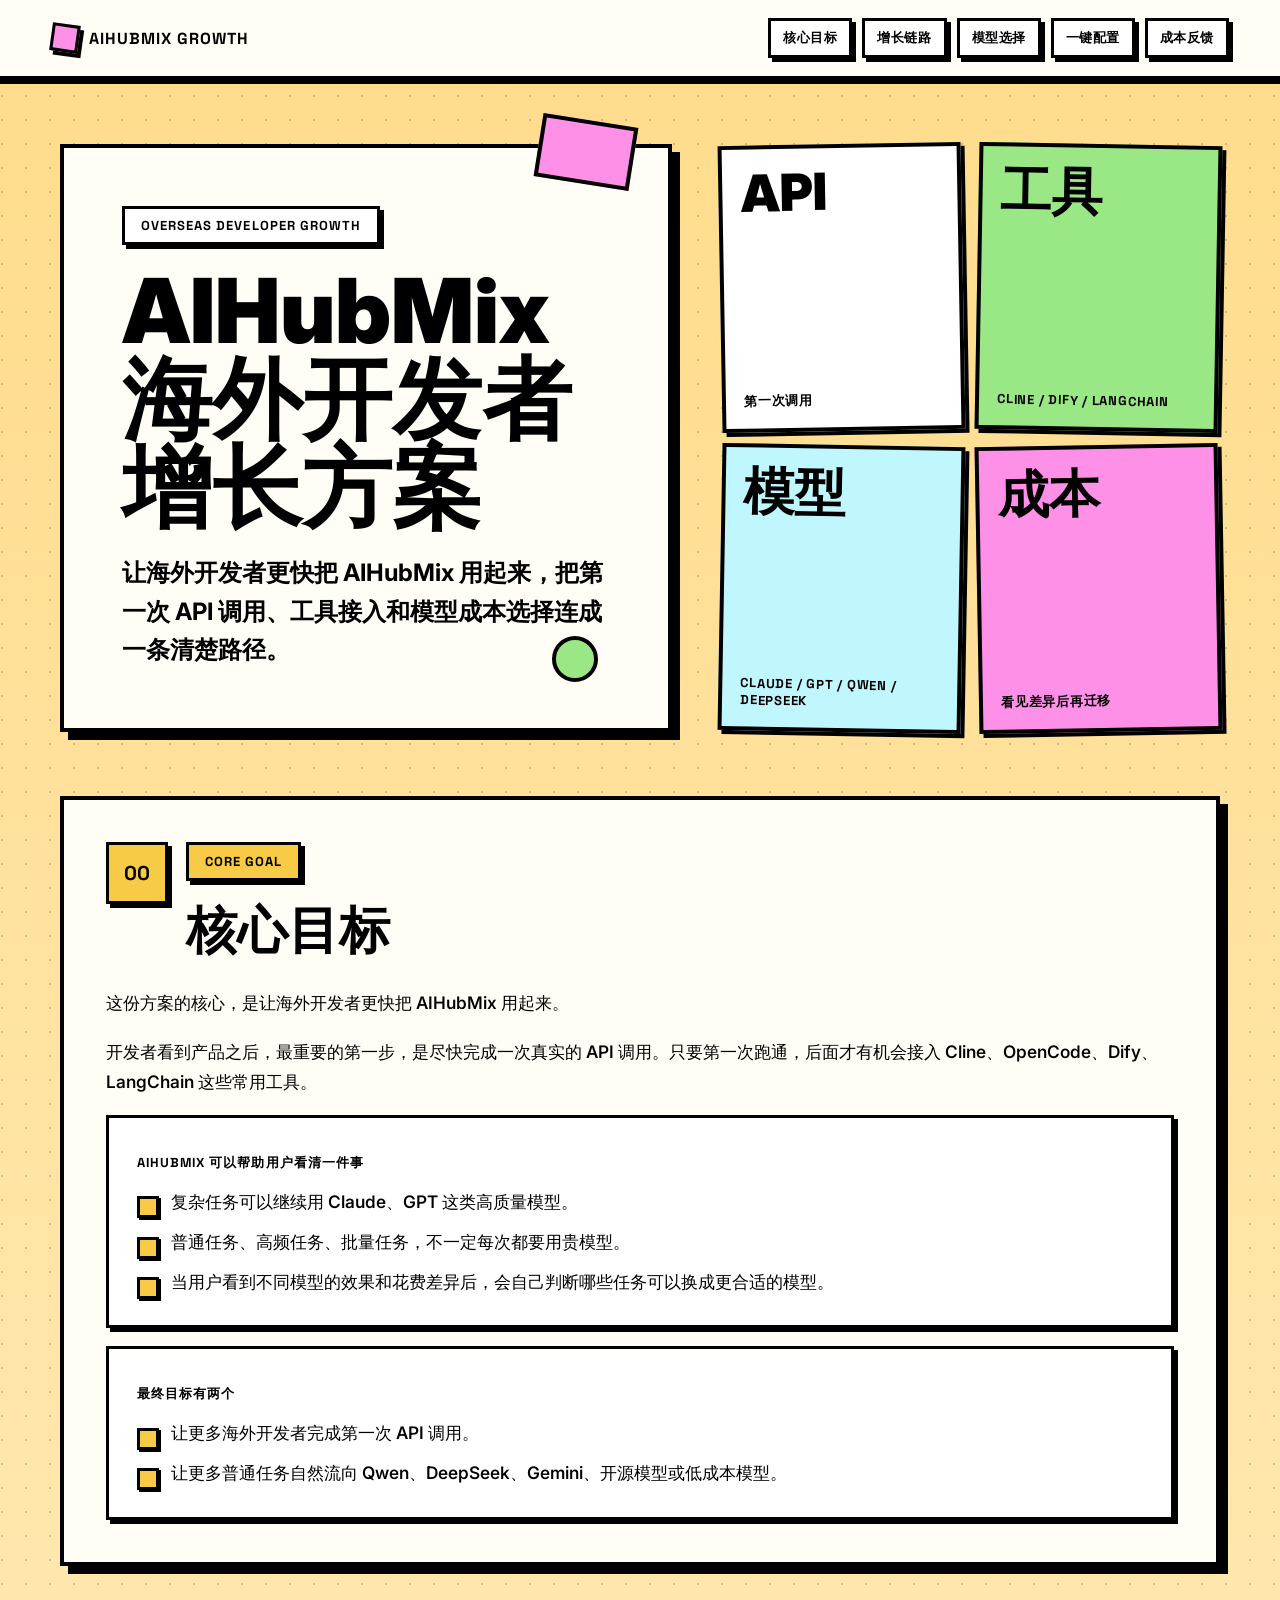
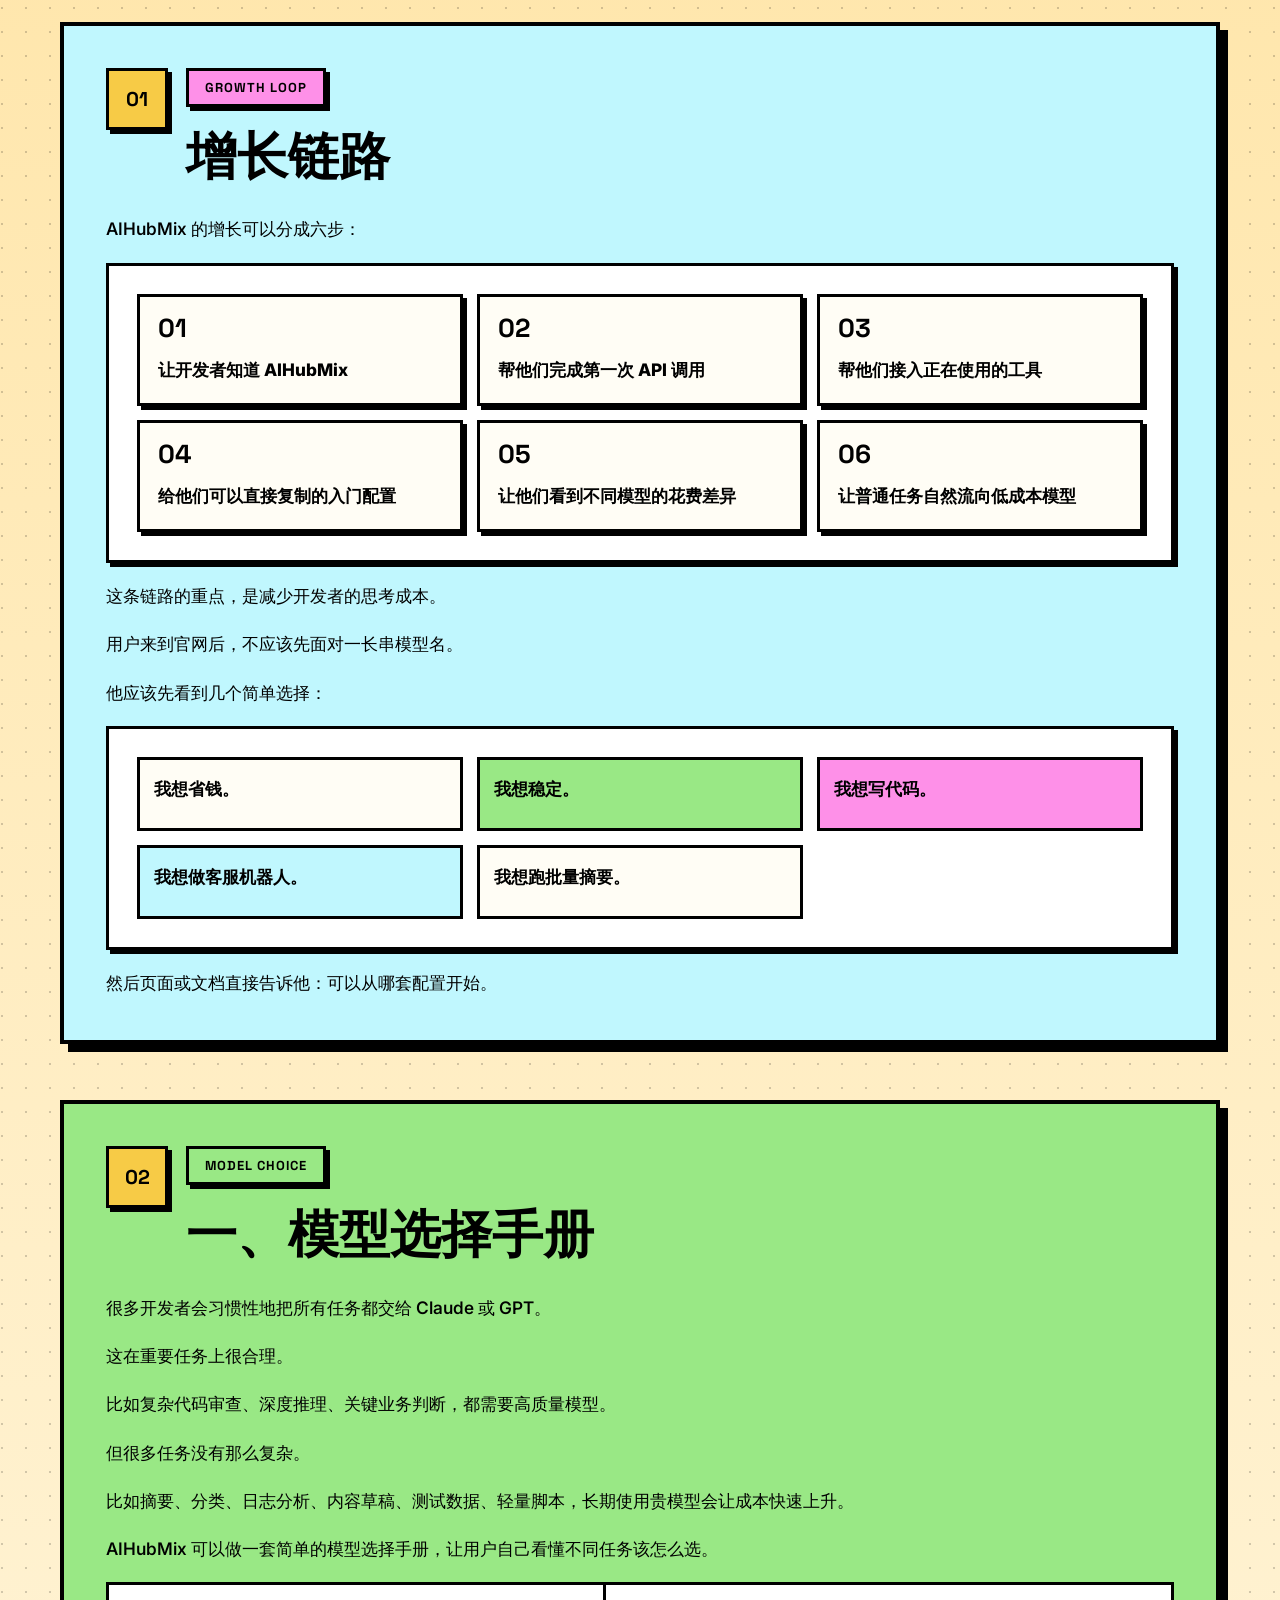
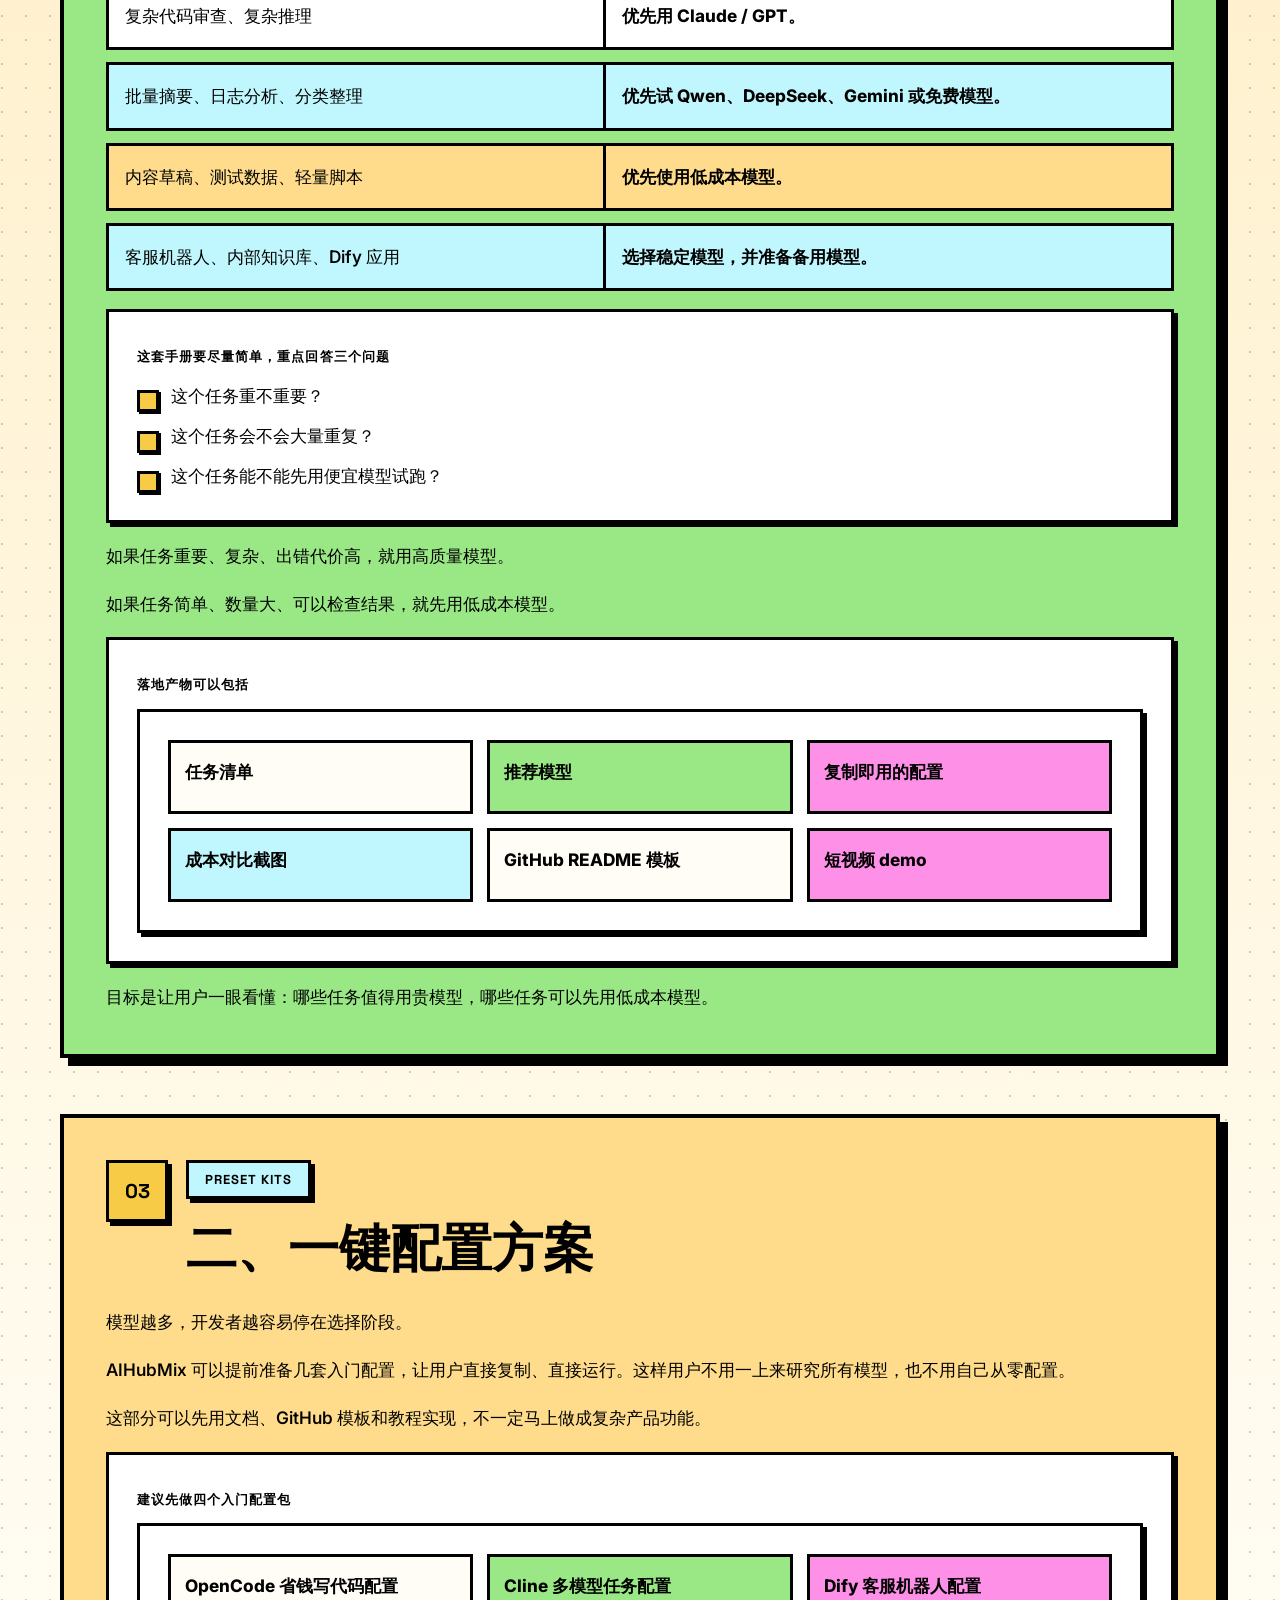
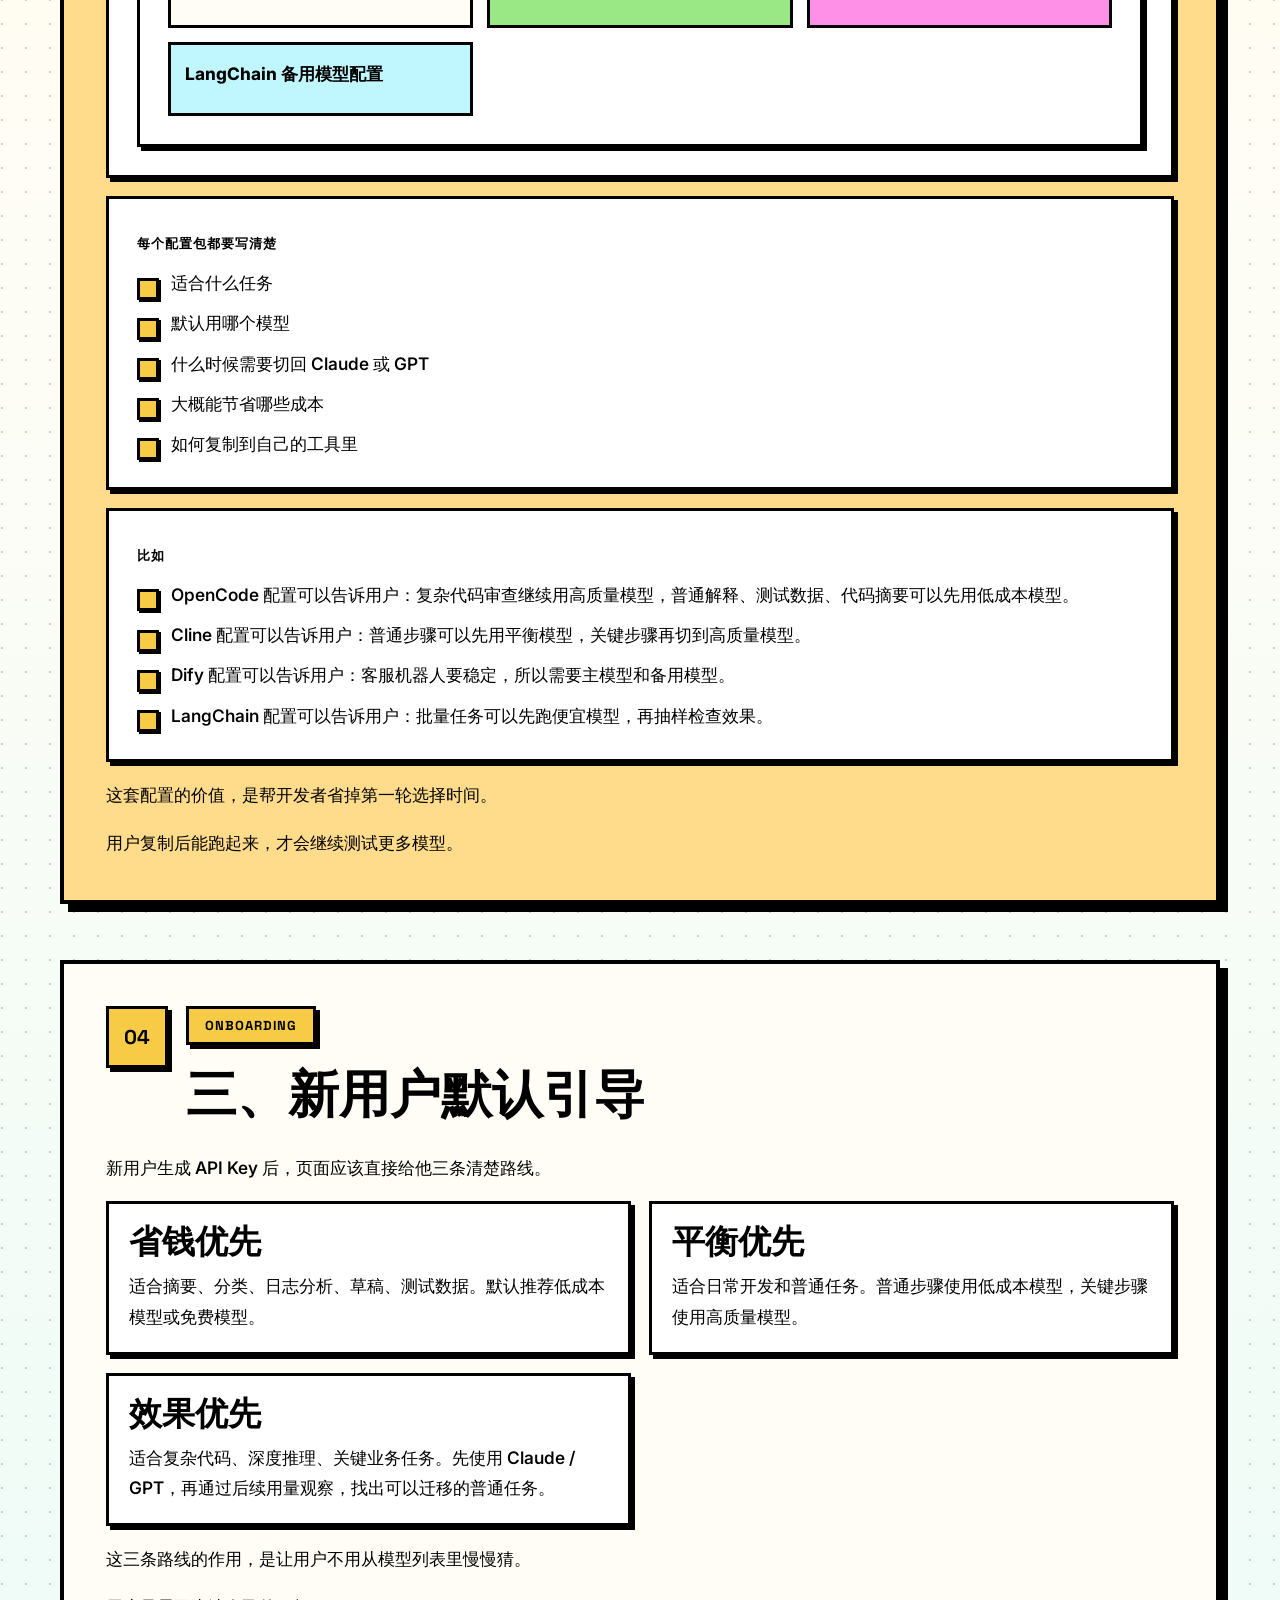
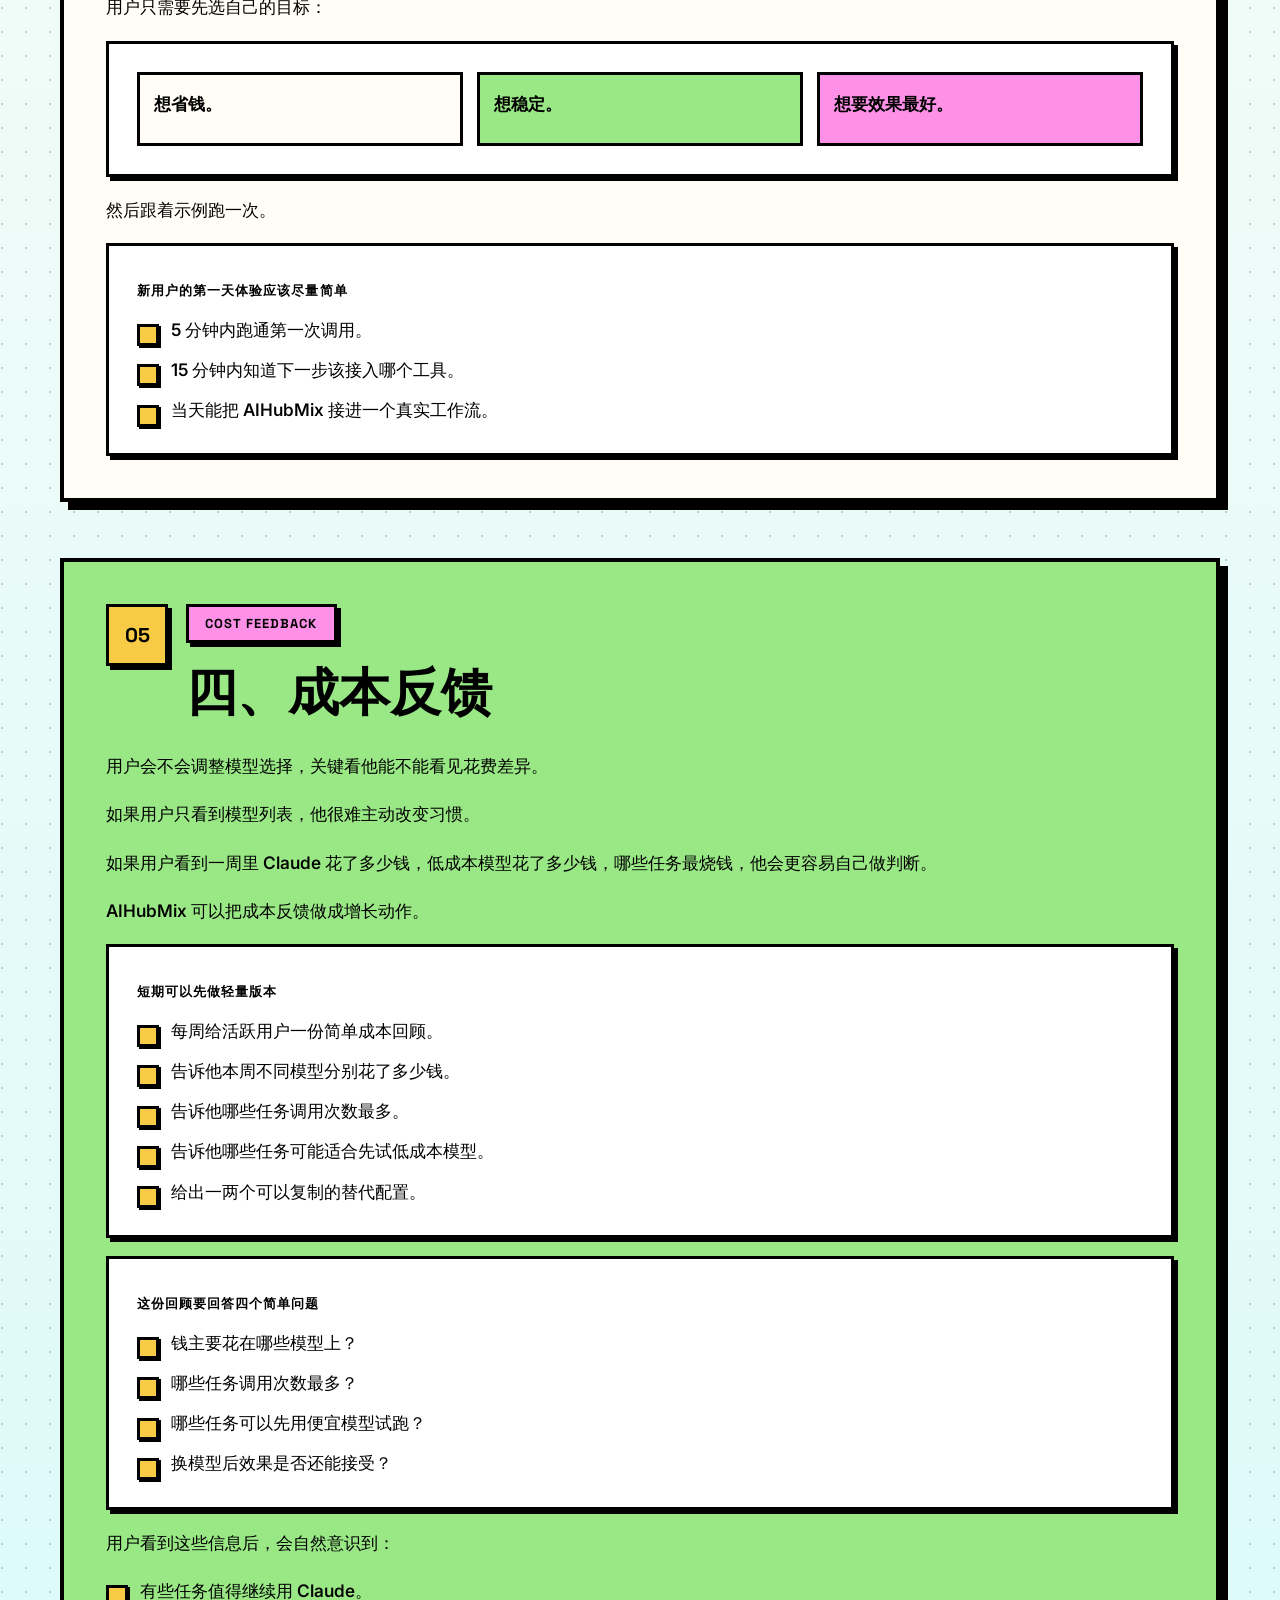
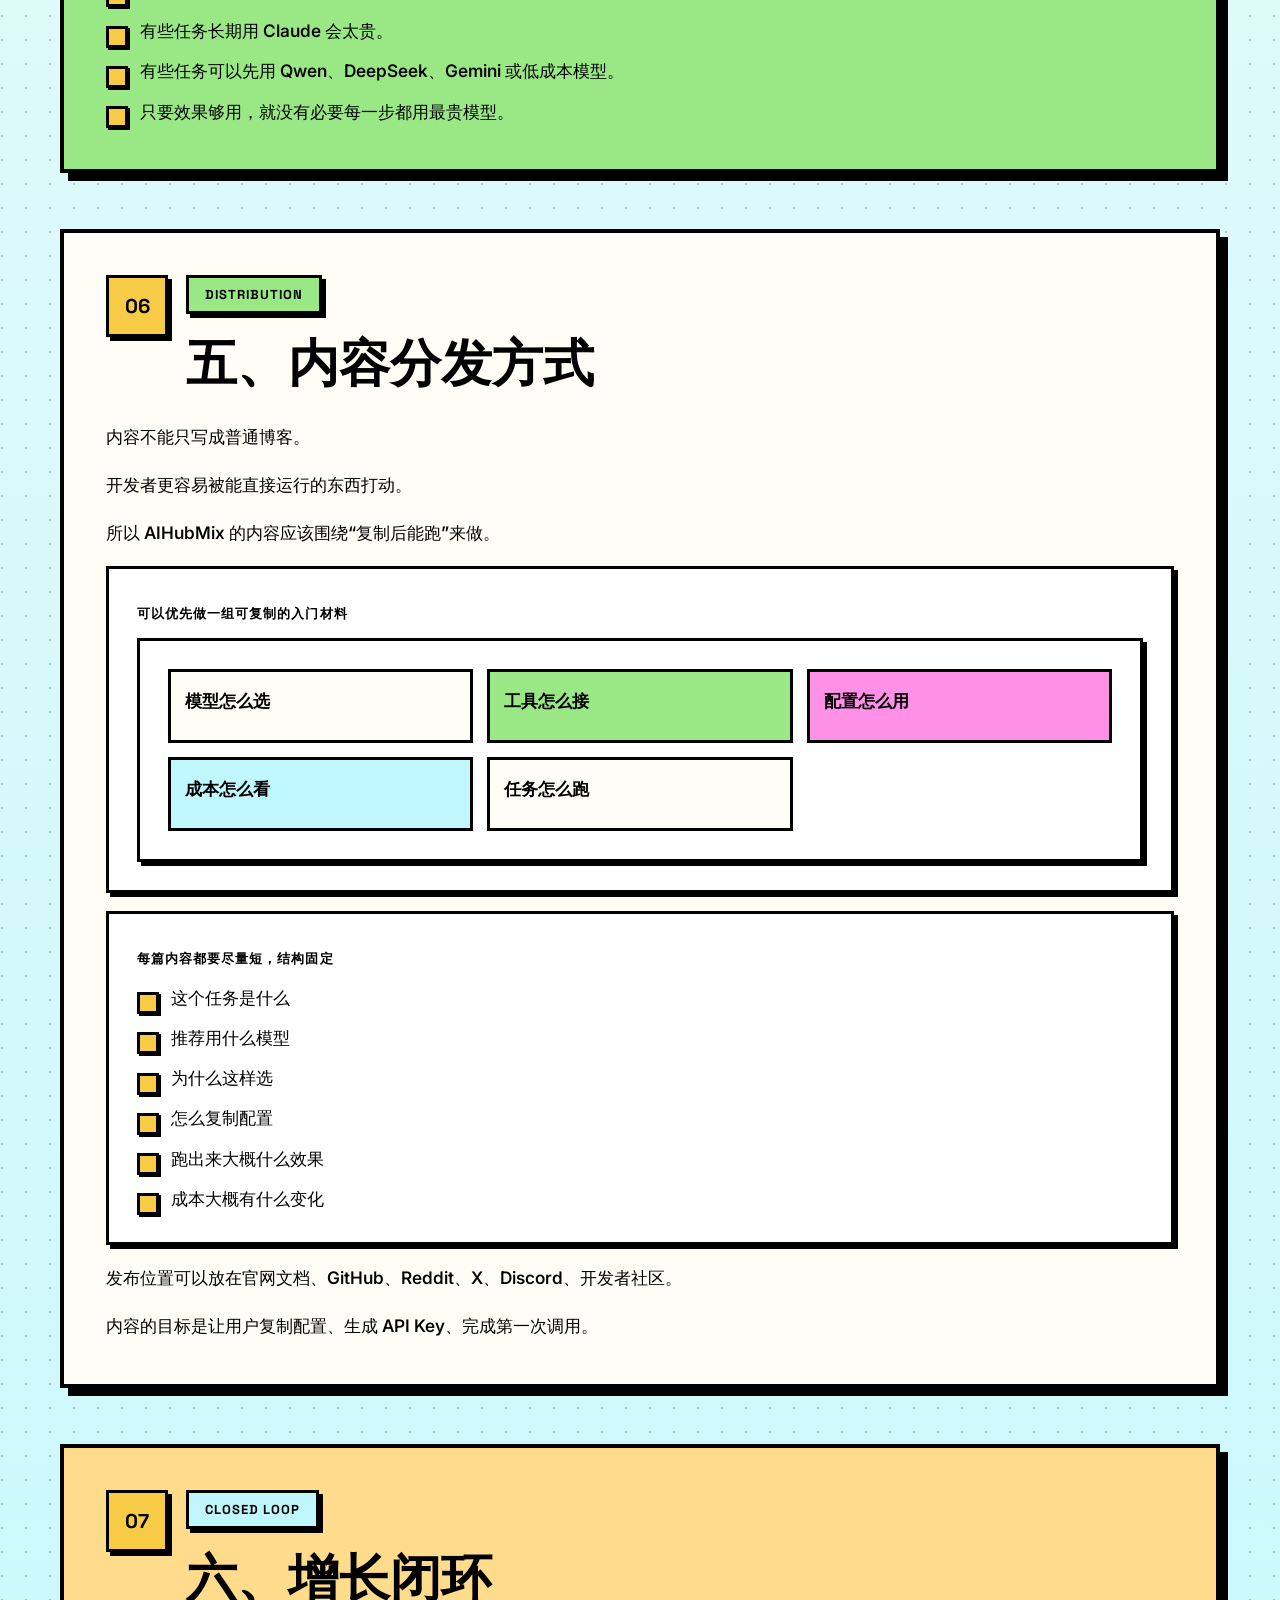
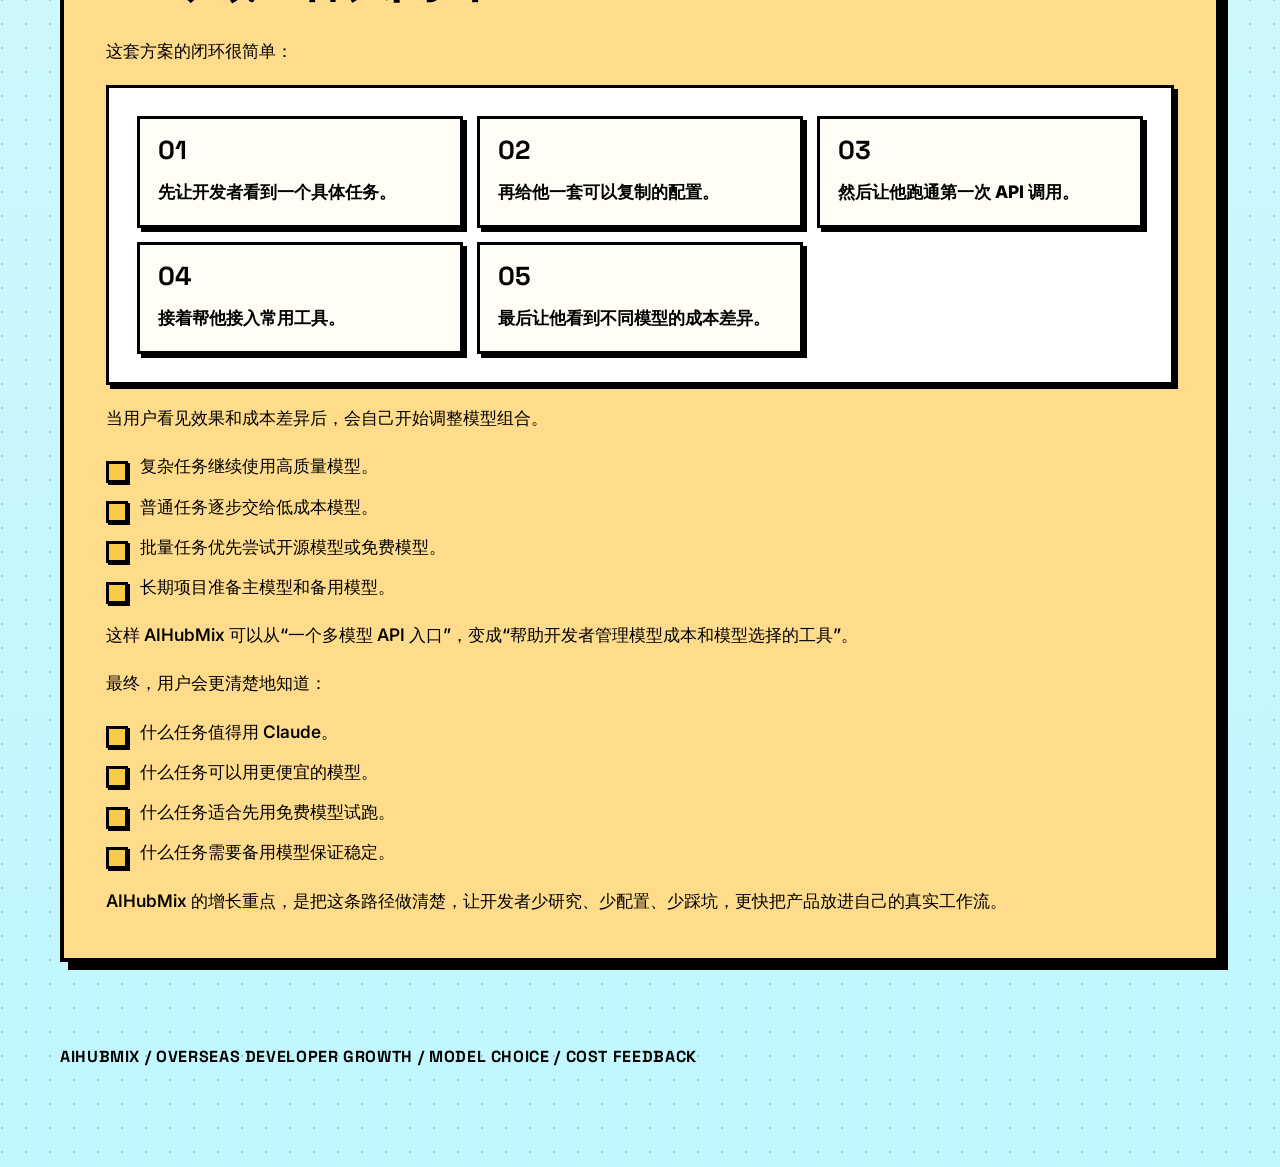
<file: docs/index.html>
<!doctype html>
<html lang="zh-CN">
<head>
  <meta charset="utf-8" />
  <meta name="viewport" content="width=device-width, initial-scale=1" />
  <title>AIHubMix 海外开发者增长方案 - BlockFrame</title>
  <style>
    @import url("https://fonts.googleapis.com/css2?family=Inter:wght@400;500;600;700;800;900&family=Space+Grotesk:wght@500;600;700&display=swap");

    :root {
      --pink: #fe90e8;
      --blue: #c0f7fe;
      --green: #99e885;
      --yellow: #f7cb46;
      --cream: #ffdc8b;
      --black: #000;
      --white: #fff;
      --offwhite: #fffdf5;
      --border: 4px solid var(--black);
      --shadow: 8px 8px 0 var(--black);
      --shadow-sm: 4px 4px 0 var(--black);
      --anchor-offset: 112px;
    }

    * { box-sizing: border-box; }

    html {
      scroll-behavior: smooth;
      background: var(--cream);
    }

    body {
      margin: 0;
      min-height: 100%;
      font-family: "Inter", "PingFang SC", "Microsoft YaHei", sans-serif;
      color: var(--black);
      background:
        radial-gradient(circle, rgba(0, 0, 0, 0.18) 1.2px, transparent 1.2px) 38px 36px / 24px 24px,
        linear-gradient(180deg, var(--cream), var(--offwhite) 46%, var(--blue));
    }

    a { color: inherit; }

    [id] { scroll-margin-top: var(--anchor-offset); }

    .topbar {
      position: sticky;
      top: 0;
      z-index: 10;
      display: flex;
      justify-content: space-between;
      align-items: center;
      gap: 18px;
      padding: 18px clamp(18px, 4vw, 52px);
      border-bottom: var(--border);
      background: var(--offwhite);
      box-shadow: 0 4px 0 var(--black);
    }

    .brand {
      display: inline-flex;
      align-items: center;
      gap: 10px;
      font-family: "Space Grotesk", monospace;
      font-weight: 700;
      letter-spacing: 0.06em;
      text-transform: uppercase;
      white-space: nowrap;
    }

    .brand-mark {
      width: 28px;
      height: 28px;
      border: 3px solid var(--black);
      background: var(--pink);
      box-shadow: var(--shadow-sm);
      transform: rotate(8deg);
    }

    nav {
      display: flex;
      flex-wrap: wrap;
      justify-content: flex-end;
      gap: 10px;
      font-family: "Space Grotesk", monospace;
      font-size: 13px;
      font-weight: 700;
      letter-spacing: 0.04em;
      text-transform: uppercase;
    }

    nav a {
      padding: 8px 12px;
      border: 3px solid var(--black);
      background: var(--white);
      text-decoration: none;
      box-shadow: var(--shadow-sm);
      transition: transform 140ms ease, box-shadow 140ms ease, background 140ms ease;
    }

    nav a:hover {
      transform: translate(-2px, -2px);
      box-shadow: 6px 6px 0 var(--black);
      background: var(--green);
    }

    main {
      width: min(100%, 1240px);
      margin: 0 auto;
      padding: clamp(28px, 5vw, 72px) clamp(16px, 4vw, 40px) 90px;
    }

    .hero {
      position: relative;
      display: grid;
      grid-template-columns: minmax(0, 1.1fr) minmax(260px, 0.9fr);
      gap: clamp(24px, 4vw, 48px);
      align-items: stretch;
      margin-bottom: clamp(28px, 5vw, 64px);
    }

    .hero-card {
      position: relative;
      padding: clamp(28px, 5vw, 58px);
      border: var(--border);
      background: var(--offwhite);
      box-shadow: var(--shadow);
    }

    .hero-card::before,
    .hero-card::after {
      content: "";
      position: absolute;
      border: var(--border);
      background: var(--pink);
    }

    .hero-card::before {
      width: 88px;
      height: 56px;
      right: 34px;
      top: -28px;
      transform: rotate(9deg);
    }

    .hero-card::after {
      width: 38px;
      height: 38px;
      right: 70px;
      bottom: 46px;
      border-radius: 50%;
      background: var(--green);
    }

    .label {
      display: inline-block;
      margin-bottom: 22px;
      padding: 8px 16px;
      border: 3px solid var(--black);
      background: var(--white);
      box-shadow: var(--shadow-sm);
      font-family: "Space Grotesk", monospace;
      font-size: 13px;
      font-weight: 700;
      letter-spacing: 0.08em;
      text-transform: uppercase;
    }

    .nb-label-yellow { background: var(--yellow); }
    .nb-label-pink { background: var(--pink); }
    .nb-label-green { background: var(--green); }
    .nb-label-blue { background: var(--blue); }

    h1,
    h2,
    h3,
    p { margin-top: 0; }

    h1 {
      max-width: 760px;
      margin-bottom: 24px;
      font-size: clamp(44px, 7vw, 92px);
      line-height: 0.98;
      letter-spacing: 0;
      font-weight: 900;
    }

    h1 span { display: block; }

    .lead {
      max-width: 760px;
      margin-bottom: 0;
      font-size: clamp(18px, 2vw, 24px);
      line-height: 1.6;
      font-weight: 700;
    }

    .quick-grid {
      display: grid;
      grid-template-columns: repeat(2, minmax(0, 1fr));
      gap: 14px;
    }

    .quick-card {
      min-height: 132px;
      padding: 18px;
      border: var(--border);
      background: var(--white);
      box-shadow: var(--shadow-sm);
      display: flex;
      flex-direction: column;
      justify-content: space-between;
      transform: rotate(-1deg);
    }

    .quick-card:nth-child(2) { background: var(--green); transform: rotate(1deg); }
    .quick-card:nth-child(3) { background: var(--blue); transform: rotate(1deg); }
    .quick-card:nth-child(4) { background: var(--pink); transform: rotate(-1deg); }

    .quick-card strong {
      font-size: clamp(34px, 4vw, 54px);
      line-height: 1;
      font-weight: 900;
    }

    .quick-card span {
      font-family: "Space Grotesk", monospace;
      font-weight: 700;
      font-size: 13px;
      text-transform: uppercase;
      letter-spacing: 0.06em;
    }

    section {
      position: relative;
      margin: 0 0 clamp(28px, 5vw, 56px);
      padding: clamp(24px, 4vw, 42px);
      border: var(--border);
      background: var(--offwhite);
      box-shadow: var(--shadow);
    }

    section:nth-of-type(2n) { background: var(--blue); }
    section:nth-of-type(3n) { background: var(--green); }
    section:nth-of-type(4n) { background: var(--cream); }

    .section-head {
      display: grid;
      grid-template-columns: auto minmax(0, 1fr);
      gap: 18px;
      align-items: start;
      margin-bottom: 22px;
    }

    .section-num {
      min-width: 62px;
      height: 62px;
      display: grid;
      place-items: center;
      border: 3px solid var(--black);
      background: var(--yellow);
      box-shadow: var(--shadow-sm);
      font-family: "Space Grotesk", monospace;
      font-size: 20px;
      font-weight: 700;
    }

    h2 {
      margin-bottom: 10px;
      font-size: clamp(30px, 4vw, 54px);
      line-height: 1.05;
      font-weight: 900;
      letter-spacing: 0;
    }

    .content {
      display: grid;
      gap: 18px;
      font-size: clamp(16px, 1.35vw, 20px);
      line-height: 1.75;
      font-weight: 560;
    }

    .content p { margin-bottom: 0; }

    .callout,
    .list-box,
    .example-box,
    .steps,
    .choice-grid,
    .artifact-grid {
      border: 3px solid var(--black);
      background: var(--white);
      box-shadow: var(--shadow-sm);
      padding: clamp(18px, 3vw, 28px);
    }

    .callout strong,
    .list-title,
    .example-box strong {
      display: inline-block;
      margin-bottom: 12px;
      font-family: "Space Grotesk", monospace;
      font-size: 13px;
      font-weight: 700;
      letter-spacing: 0.08em;
      text-transform: uppercase;
    }

    ul,
    ol {
      margin: 0;
      padding: 0;
      list-style: none;
      display: grid;
      gap: 10px;
    }

    li {
      position: relative;
      padding-left: 34px;
    }

    li::before {
      content: "";
      position: absolute;
      left: 0;
      top: 0.55em;
      width: 16px;
      height: 16px;
      border: 3px solid var(--black);
      background: var(--yellow);
      box-shadow: 2px 2px 0 var(--black);
    }

    .steps {
      counter-reset: step;
      display: grid;
      grid-template-columns: repeat(3, minmax(0, 1fr));
      gap: 14px;
    }

    .steps li {
      min-height: 108px;
      padding: 18px;
      border: 3px solid var(--black);
      background: var(--offwhite);
      box-shadow: var(--shadow-sm);
      font-weight: 800;
    }

    .steps li::before {
      counter-increment: step;
      content: counter(step, decimal-leading-zero);
      position: static;
      display: block;
      width: auto;
      height: auto;
      margin-bottom: 14px;
      border: 0;
      background: transparent;
      box-shadow: none;
      font-family: "Space Grotesk", monospace;
      font-size: 26px;
      line-height: 1;
      color: var(--black);
    }

    .choice-grid,
    .artifact-grid {
      display: grid;
      grid-template-columns: repeat(3, minmax(0, 1fr));
      gap: 14px;
    }

    .choice-grid li,
    .artifact-grid li {
      padding: 14px;
      min-height: 74px;
      border: 3px solid var(--black);
      background: var(--offwhite);
      font-weight: 760;
    }

    .choice-grid li::before,
    .artifact-grid li::before { display: none; }

    .choice-grid li:nth-child(2n),
    .artifact-grid li:nth-child(2n) { background: var(--green); }
    .choice-grid li:nth-child(3n),
    .artifact-grid li:nth-child(3n) { background: var(--pink); }
    .choice-grid li:nth-child(4n),
    .artifact-grid li:nth-child(4n) { background: var(--blue); }

    .matrix {
      display: grid;
      gap: 12px;
    }

    .matrix-row {
      display: grid;
      grid-template-columns: 1fr 1.15fr;
      gap: 0;
      border: 3px solid var(--black);
      background: var(--white);
    }

    .matrix-row > div {
      padding: 16px;
    }

    .matrix-row > div + div {
      border-left: 3px solid var(--black);
      font-weight: 760;
    }

    .matrix-row:nth-child(2n) { background: var(--blue); }
    .matrix-row:nth-child(3n) { background: var(--cream); }

    .two-col {
      display: grid;
      grid-template-columns: repeat(2, minmax(0, 1fr));
      gap: 18px;
    }

    .mini-card {
      padding: 20px;
      border: 3px solid var(--black);
      background: var(--white);
      box-shadow: var(--shadow-sm);
    }

    .mini-card h3 {
      margin-bottom: 12px;
      font-size: clamp(22px, 2.6vw, 34px);
      line-height: 1.05;
      font-weight: 900;
    }

    footer {
      padding: 28px 0 10px;
      font-family: "Space Grotesk", monospace;
      font-weight: 700;
      letter-spacing: 0.04em;
      text-transform: uppercase;
    }

    @media (max-width: 900px) {
      :root { --anchor-offset: 24px; }
      .topbar { position: static; align-items: flex-start; flex-direction: column; }
      nav { justify-content: flex-start; }
      .hero,
      .two-col { grid-template-columns: 1fr; }
      .steps,
      .choice-grid,
      .artifact-grid { grid-template-columns: repeat(2, minmax(0, 1fr)); }
    }

    @media (max-width: 640px) {
      main { padding-inline: 14px; }
      .hero-card,
      section { padding: 22px; }
      .hero-card::before {
        width: 72px;
        height: 44px;
        right: 18px;
        top: -22px;
      }
      .hero-card::after { display: none; }
      .quick-grid,
      .steps,
      .choice-grid,
      .artifact-grid,
      .matrix-row { grid-template-columns: 1fr; }
      .matrix-row > div + div { border-left: 0; border-top: 3px solid var(--black); }
      .section-head { grid-template-columns: 1fr; }
    }
  </style>
</head>
<body>
  <header class="topbar">
    <div class="brand"><span class="brand-mark"></span><span>AIHubMix Growth</span></div>
    <nav aria-label="章节导航">
      <a href="#goal">核心目标</a>
      <a href="#loop">增长链路</a>
      <a href="#playbook">模型选择</a>
      <a href="#presets">一键配置</a>
      <a href="#feedback">成本反馈</a>
    </nav>
  </header>

  <main>
    <div class="hero">
      <div class="hero-card">
        <span class="label">OVERSEAS DEVELOPER GROWTH</span>
        <h1><span>AIHubMix</span><span>海外开发者</span><span>增长方案</span></h1>
        <p class="lead">让海外开发者更快把 AIHubMix 用起来，把第一次 API 调用、工具接入和模型成本选择连成一条清楚路径。</p>
      </div>
      <div class="quick-grid" aria-label="方案关键词">
        <div class="quick-card"><strong>API</strong><span>第一次调用</span></div>
        <div class="quick-card"><strong>工具</strong><span>Cline / Dify / LangChain</span></div>
        <div class="quick-card"><strong>模型</strong><span>Claude / GPT / Qwen / DeepSeek</span></div>
        <div class="quick-card"><strong>成本</strong><span>看见差异后再迁移</span></div>
      </div>
    </div>

    <section id="goal">
      <div class="section-head">
        <div class="section-num">00</div>
        <div>
          <span class="label nb-label-yellow">Core Goal</span>
          <h2>核心目标</h2>
        </div>
      </div>
      <div class="content">
        <p>这份方案的核心，是让海外开发者更快把 AIHubMix 用起来。</p>
        <p>开发者看到产品之后，最重要的第一步，是尽快完成一次真实的 API 调用。只要第一次跑通，后面才有机会接入 Cline、OpenCode、Dify、LangChain 这些常用工具。</p>
        <div class="callout">
          <strong>AIHubMix 可以帮助用户看清一件事</strong>
          <ul>
            <li>复杂任务可以继续用 Claude、GPT 这类高质量模型。</li>
            <li>普通任务、高频任务、批量任务，不一定每次都要用贵模型。</li>
            <li>当用户看到不同模型的效果和花费差异后，会自己判断哪些任务可以换成更合适的模型。</li>
          </ul>
        </div>
        <div class="callout">
          <strong>最终目标有两个</strong>
          <ul>
            <li>让更多海外开发者完成第一次 API 调用。</li>
            <li>让更多普通任务自然流向 Qwen、DeepSeek、Gemini、开源模型或低成本模型。</li>
          </ul>
        </div>
      </div>
    </section>

    <section id="loop">
      <div class="section-head">
        <div class="section-num">01</div>
        <div>
          <span class="label nb-label-pink">Growth Loop</span>
          <h2>增长链路</h2>
        </div>
      </div>
      <div class="content">
        <p>AIHubMix 的增长可以分成六步：</p>
        <ol class="steps">
          <li>让开发者知道 AIHubMix</li>
          <li>帮他们完成第一次 API 调用</li>
          <li>帮他们接入正在使用的工具</li>
          <li>给他们可以直接复制的入门配置</li>
          <li>让他们看到不同模型的花费差异</li>
          <li>让普通任务自然流向低成本模型</li>
        </ol>
        <p>这条链路的重点，是减少开发者的思考成本。</p>
        <p>用户来到官网后，不应该先面对一长串模型名。</p>
        <p>他应该先看到几个简单选择：</p>
        <ul class="choice-grid">
          <li>我想省钱。</li>
          <li>我想稳定。</li>
          <li>我想写代码。</li>
          <li>我想做客服机器人。</li>
          <li>我想跑批量摘要。</li>
        </ul>
        <p>然后页面或文档直接告诉他：可以从哪套配置开始。</p>
      </div>
    </section>

    <section id="playbook">
      <div class="section-head">
        <div class="section-num">02</div>
        <div>
          <span class="label nb-label-green">Model Choice</span>
          <h2>一、模型选择手册</h2>
        </div>
      </div>
      <div class="content">
        <p>很多开发者会习惯性地把所有任务都交给 Claude 或 GPT。</p>
        <p>这在重要任务上很合理。</p>
        <p>比如复杂代码审查、深度推理、关键业务判断，都需要高质量模型。</p>
        <p>但很多任务没有那么复杂。</p>
        <p>比如摘要、分类、日志分析、内容草稿、测试数据、轻量脚本，长期使用贵模型会让成本快速上升。</p>
        <p>AIHubMix 可以做一套简单的模型选择手册，让用户自己看懂不同任务该怎么选。</p>
        <div class="matrix">
          <div class="matrix-row"><div>复杂代码审查、复杂推理</div><div>优先用 Claude / GPT。</div></div>
          <div class="matrix-row"><div>批量摘要、日志分析、分类整理</div><div>优先试 Qwen、DeepSeek、Gemini 或免费模型。</div></div>
          <div class="matrix-row"><div>内容草稿、测试数据、轻量脚本</div><div>优先使用低成本模型。</div></div>
          <div class="matrix-row"><div>客服机器人、内部知识库、Dify 应用</div><div>选择稳定模型，并准备备用模型。</div></div>
        </div>
        <div class="callout">
          <strong>这套手册要尽量简单，重点回答三个问题</strong>
          <ul>
            <li>这个任务重不重要？</li>
            <li>这个任务会不会大量重复？</li>
            <li>这个任务能不能先用便宜模型试跑？</li>
          </ul>
        </div>
        <p>如果任务重要、复杂、出错代价高，就用高质量模型。</p>
        <p>如果任务简单、数量大、可以检查结果，就先用低成本模型。</p>
        <div class="callout">
          <strong>落地产物可以包括</strong>
          <ul class="artifact-grid">
            <li>任务清单</li>
            <li>推荐模型</li>
            <li>复制即用的配置</li>
            <li>成本对比截图</li>
            <li>GitHub README 模板</li>
            <li>短视频 demo</li>
          </ul>
        </div>
        <p>目标是让用户一眼看懂：哪些任务值得用贵模型，哪些任务可以先用低成本模型。</p>
      </div>
    </section>

    <section id="presets">
      <div class="section-head">
        <div class="section-num">03</div>
        <div>
          <span class="label nb-label-blue">Preset Kits</span>
          <h2>二、一键配置方案</h2>
        </div>
      </div>
      <div class="content">
        <p>模型越多，开发者越容易停在选择阶段。</p>
        <p>AIHubMix 可以提前准备几套入门配置，让用户直接复制、直接运行。这样用户不用一上来研究所有模型，也不用自己从零配置。</p>
        <p>这部分可以先用文档、GitHub 模板和教程实现，不一定马上做成复杂产品功能。</p>
        <div class="callout">
          <strong>建议先做四个入门配置包</strong>
          <ul class="artifact-grid">
            <li>OpenCode 省钱写代码配置</li>
            <li>Cline 多模型任务配置</li>
            <li>Dify 客服机器人配置</li>
            <li>LangChain 备用模型配置</li>
          </ul>
        </div>
        <div class="callout">
          <strong>每个配置包都要写清楚</strong>
          <ul>
            <li>适合什么任务</li>
            <li>默认用哪个模型</li>
            <li>什么时候需要切回 Claude 或 GPT</li>
            <li>大概能节省哪些成本</li>
            <li>如何复制到自己的工具里</li>
          </ul>
        </div>
        <div class="example-box">
          <strong>比如</strong>
          <ul>
            <li>OpenCode 配置可以告诉用户：复杂代码审查继续用高质量模型，普通解释、测试数据、代码摘要可以先用低成本模型。</li>
            <li>Cline 配置可以告诉用户：普通步骤可以先用平衡模型，关键步骤再切到高质量模型。</li>
            <li>Dify 配置可以告诉用户：客服机器人要稳定，所以需要主模型和备用模型。</li>
            <li>LangChain 配置可以告诉用户：批量任务可以先跑便宜模型，再抽样检查效果。</li>
          </ul>
        </div>
        <p>这套配置的价值，是帮开发者省掉第一轮选择时间。</p>
        <p>用户复制后能跑起来，才会继续测试更多模型。</p>
      </div>
    </section>

    <section id="onboarding">
      <div class="section-head">
        <div class="section-num">04</div>
        <div>
          <span class="label nb-label-yellow">Onboarding</span>
          <h2>三、新用户默认引导</h2>
        </div>
      </div>
      <div class="content">
        <p>新用户生成 API Key 后，页面应该直接给他三条清楚路线。</p>
        <div class="two-col">
          <article class="mini-card">
            <h3>省钱优先</h3>
            <p>适合摘要、分类、日志分析、草稿、测试数据。默认推荐低成本模型或免费模型。</p>
          </article>
          <article class="mini-card">
            <h3>平衡优先</h3>
            <p>适合日常开发和普通任务。普通步骤使用低成本模型，关键步骤使用高质量模型。</p>
          </article>
          <article class="mini-card">
            <h3>效果优先</h3>
            <p>适合复杂代码、深度推理、关键业务任务。先使用 Claude / GPT，再通过后续用量观察，找出可以迁移的普通任务。</p>
          </article>
        </div>
        <p>这三条路线的作用，是让用户不用从模型列表里慢慢猜。</p>
        <p>用户只需要先选自己的目标：</p>
        <ul class="choice-grid">
          <li>想省钱。</li>
          <li>想稳定。</li>
          <li>想要效果最好。</li>
        </ul>
        <p>然后跟着示例跑一次。</p>
        <div class="callout">
          <strong>新用户的第一天体验应该尽量简单</strong>
          <ul>
            <li>5 分钟内跑通第一次调用。</li>
            <li>15 分钟内知道下一步该接入哪个工具。</li>
            <li>当天能把 AIHubMix 接进一个真实工作流。</li>
          </ul>
        </div>
      </div>
    </section>

    <section id="feedback">
      <div class="section-head">
        <div class="section-num">05</div>
        <div>
          <span class="label nb-label-pink">Cost Feedback</span>
          <h2>四、成本反馈</h2>
        </div>
      </div>
      <div class="content">
        <p>用户会不会调整模型选择，关键看他能不能看见花费差异。</p>
        <p>如果用户只看到模型列表，他很难主动改变习惯。</p>
        <p>如果用户看到一周里 Claude 花了多少钱，低成本模型花了多少钱，哪些任务最烧钱，他会更容易自己做判断。</p>
        <p>AIHubMix 可以把成本反馈做成增长动作。</p>
        <div class="callout">
          <strong>短期可以先做轻量版本</strong>
          <ul>
            <li>每周给活跃用户一份简单成本回顾。</li>
            <li>告诉他本周不同模型分别花了多少钱。</li>
            <li>告诉他哪些任务调用次数最多。</li>
            <li>告诉他哪些任务可能适合先试低成本模型。</li>
            <li>给出一两个可以复制的替代配置。</li>
          </ul>
        </div>
        <div class="callout">
          <strong>这份回顾要回答四个简单问题</strong>
          <ul>
            <li>钱主要花在哪些模型上？</li>
            <li>哪些任务调用次数最多？</li>
            <li>哪些任务可以先用便宜模型试跑？</li>
            <li>换模型后效果是否还能接受？</li>
          </ul>
        </div>
        <p>用户看到这些信息后，会自然意识到：</p>
        <ul>
          <li>有些任务值得继续用 Claude。</li>
          <li>有些任务长期用 Claude 会太贵。</li>
          <li>有些任务可以先用 Qwen、DeepSeek、Gemini 或低成本模型。</li>
          <li>只要效果够用，就没有必要每一步都用最贵模型。</li>
        </ul>
      </div>
    </section>

    <section id="content">
      <div class="section-head">
        <div class="section-num">06</div>
        <div>
          <span class="label nb-label-green">Distribution</span>
          <h2>五、内容分发方式</h2>
        </div>
      </div>
      <div class="content">
        <p>内容不能只写成普通博客。</p>
        <p>开发者更容易被能直接运行的东西打动。</p>
        <p>所以 AIHubMix 的内容应该围绕“复制后能跑”来做。</p>
        <div class="callout">
          <strong>可以优先做一组可复制的入门材料</strong>
          <ul class="artifact-grid">
            <li>模型怎么选</li>
            <li>工具怎么接</li>
            <li>配置怎么用</li>
            <li>成本怎么看</li>
            <li>任务怎么跑</li>
          </ul>
        </div>
        <div class="callout">
          <strong>每篇内容都要尽量短，结构固定</strong>
          <ul>
            <li>这个任务是什么</li>
            <li>推荐用什么模型</li>
            <li>为什么这样选</li>
            <li>怎么复制配置</li>
            <li>跑出来大概什么效果</li>
            <li>成本大概有什么变化</li>
          </ul>
        </div>
        <p>发布位置可以放在官网文档、GitHub、Reddit、X、Discord、开发者社区。</p>
        <p>内容的目标是让用户复制配置、生成 API Key、完成第一次调用。</p>
      </div>
    </section>

    <section id="close">
      <div class="section-head">
        <div class="section-num">07</div>
        <div>
          <span class="label nb-label-blue">Closed Loop</span>
          <h2>六、增长闭环</h2>
        </div>
      </div>
      <div class="content">
        <p>这套方案的闭环很简单：</p>
        <ol class="steps">
          <li>先让开发者看到一个具体任务。</li>
          <li>再给他一套可以复制的配置。</li>
          <li>然后让他跑通第一次 API 调用。</li>
          <li>接着帮他接入常用工具。</li>
          <li>最后让他看到不同模型的成本差异。</li>
        </ol>
        <p>当用户看见效果和成本差异后，会自己开始调整模型组合。</p>
        <ul>
          <li>复杂任务继续使用高质量模型。</li>
          <li>普通任务逐步交给低成本模型。</li>
          <li>批量任务优先尝试开源模型或免费模型。</li>
          <li>长期项目准备主模型和备用模型。</li>
        </ul>
        <p>这样 AIHubMix 可以从“一个多模型 API 入口”，变成“帮助开发者管理模型成本和模型选择的工具”。</p>
        <p>最终，用户会更清楚地知道：</p>
        <ul>
          <li>什么任务值得用 Claude。</li>
          <li>什么任务可以用更便宜的模型。</li>
          <li>什么任务适合先用免费模型试跑。</li>
          <li>什么任务需要备用模型保证稳定。</li>
        </ul>
        <p>AIHubMix 的增长重点，是把这条路径做清楚，让开发者少研究、少配置、少踩坑，更快把产品放进自己的真实工作流。</p>
      </div>
    </section>

    <footer>AIHubMix / Overseas Developer Growth / Model Choice / Cost Feedback</footer>
  </main>
</body>
</html>
</file>
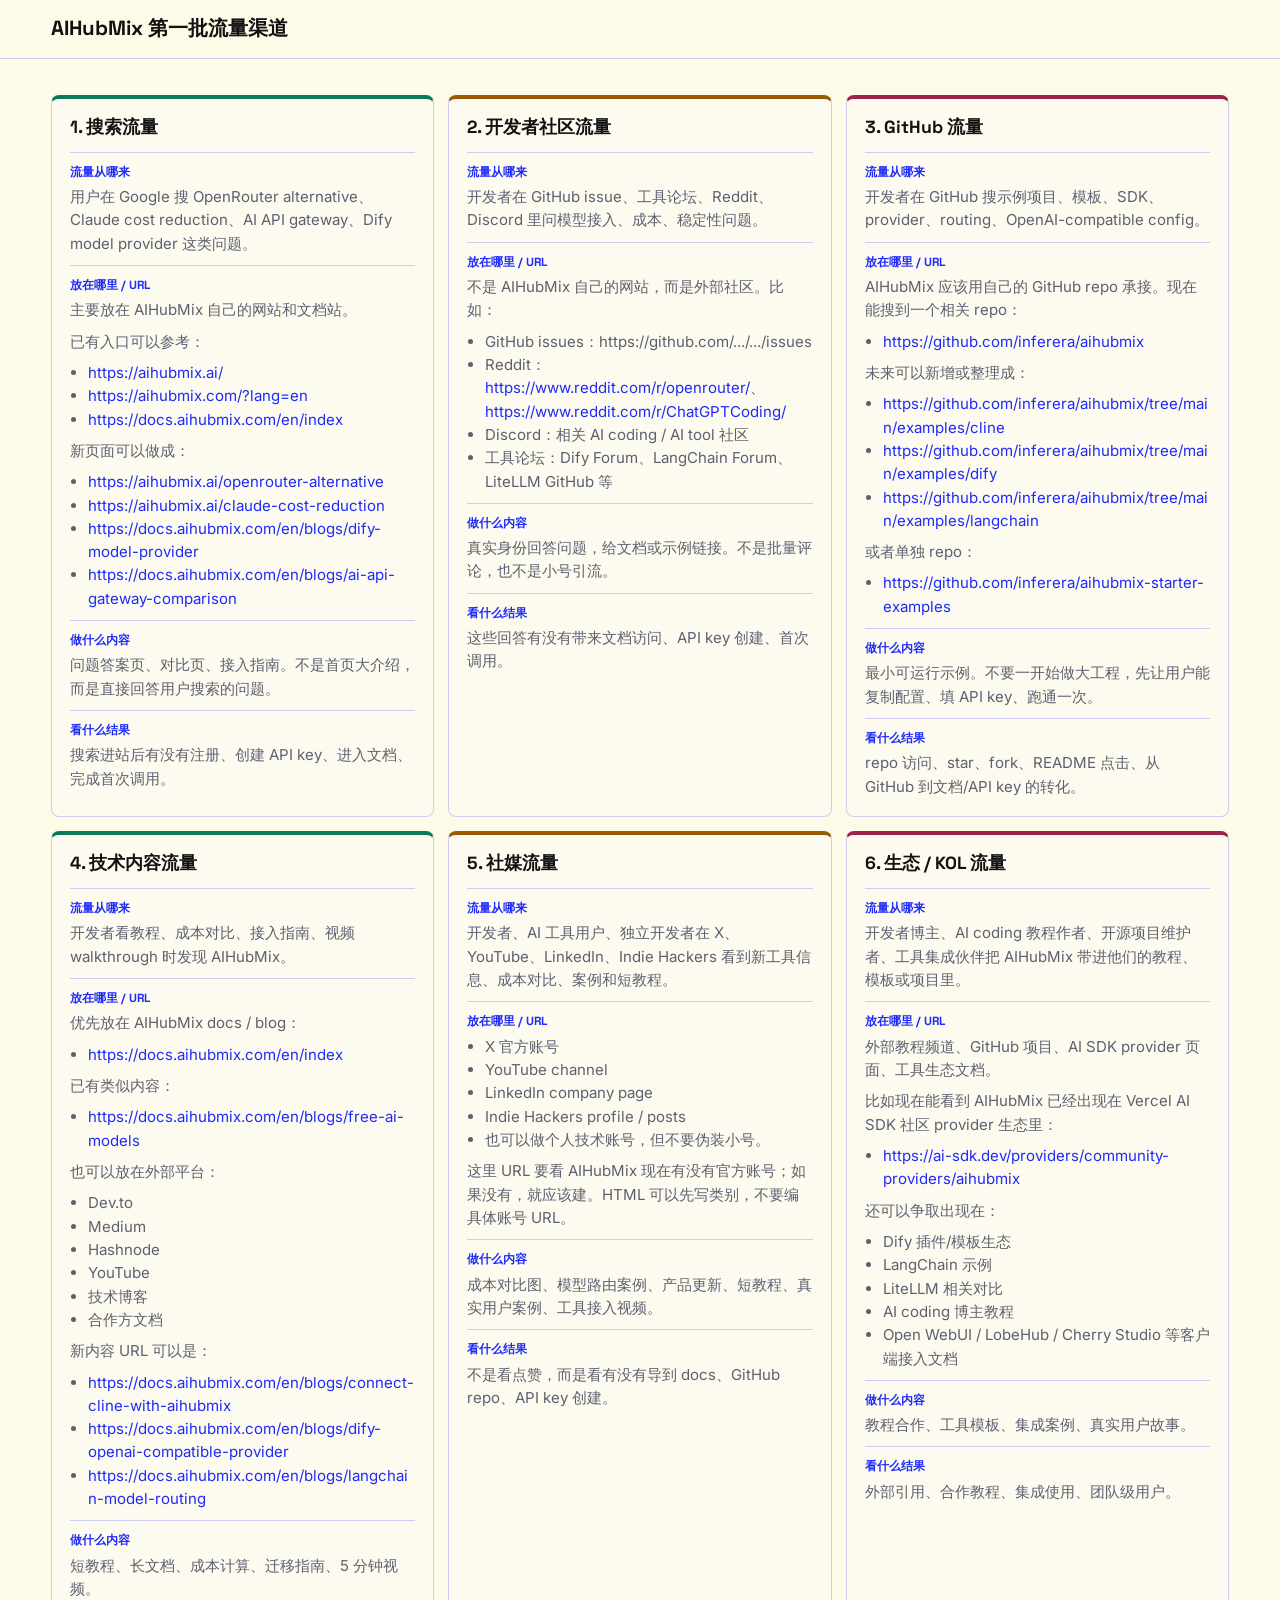
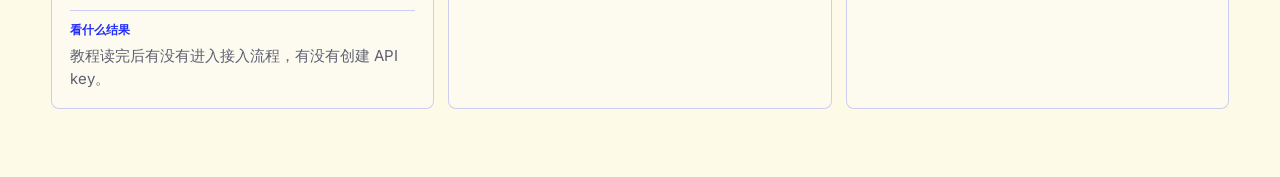
<file: docs/map/index.html>
<!DOCTYPE html>
<html lang="zh-CN">
<head>
  <meta charset="UTF-8">
  <meta name="viewport" content="width=device-width, initial-scale=1.0">
  <title>AIHubMix 第一批流量渠道</title>
  <link rel="icon" href="data:,">
  <link rel="preconnect" href="https://fonts.googleapis.com">
  <link rel="preconnect" href="https://fonts.gstatic.com" crossorigin>
  <link href="https://fonts.googleapis.com/css2?family=Inter:wght@400;500;600;700;800&family=Space+Grotesk:wght@500;600;700&display=swap" rel="stylesheet">
  <style>
    :root {
      --bg: #fdfae7;
      --ink: #111111;
      --muted: #5d6070;
      --primary: #1e2bfa;
      --line: rgba(30, 43, 250, 0.22);
      --green: #0b7a5b;
      --amber: #9a5b00;
      --rose: #9f244d;
    }

    * {
      box-sizing: border-box;
    }

    html {
      scroll-behavior: smooth;
    }

    body {
      margin: 0;
      background: var(--bg);
      color: var(--ink);
      font-family: Inter, system-ui, -apple-system, BlinkMacSystemFont, "Segoe UI", sans-serif;
      line-height: 1.55;
    }

    a {
      color: var(--primary);
      text-decoration: none;
      overflow-wrap: anywhere;
    }

    a:hover {
      text-decoration: underline;
      text-underline-offset: 3px;
    }

    .topbar {
      position: sticky;
      top: 0;
      z-index: 20;
      padding: 16px clamp(18px, 4vw, 56px);
      background: rgba(253, 250, 231, 0.94);
      border-bottom: 1px solid var(--line);
      backdrop-filter: blur(14px);
    }

    .topbar h1 {
      margin: 0;
      font-family: "Space Grotesk", Inter, sans-serif;
      font-size: clamp(1.05rem, 2vw, 1.28rem);
      line-height: 1.25;
      font-weight: 700;
      letter-spacing: 0;
    }

    main {
      width: min(1360px, 100%);
      margin: 0 auto;
      padding: 36px clamp(18px, 4vw, 56px) 68px;
    }

    .traffic-map {
      display: grid;
      grid-template-columns: repeat(3, minmax(0, 1fr));
      gap: 14px;
    }

    .card {
      border: 1px solid var(--line);
      border-top: 4px solid var(--green);
      border-radius: 8px;
      padding: 18px;
      background: rgba(255, 255, 255, 0.32);
    }

    .card:nth-child(2),
    .card:nth-child(5) {
      border-top-color: var(--amber);
    }

    .card:nth-child(3),
    .card:nth-child(6) {
      border-top-color: var(--rose);
    }

    h2 {
      margin: 0 0 14px;
      font-family: "Space Grotesk", Inter, sans-serif;
      font-size: 1.1rem;
      line-height: 1.2;
      letter-spacing: 0;
    }

    .field {
      padding-top: 10px;
      margin-top: 10px;
      border-top: 1px solid var(--line);
    }

    .field:first-of-type {
      margin-top: 0;
    }

    .label {
      display: block;
      margin-bottom: 4px;
      color: var(--primary);
      font-family: "Space Grotesk", Inter, sans-serif;
      font-size: 0.74rem;
      font-weight: 700;
    }

    .field p,
    .field ul {
      margin: 0;
      color: var(--muted);
      font-size: 0.94rem;
    }

    .field p + p,
    .field p + ul,
    .field ul + p {
      margin-top: 8px;
    }

    .field ul {
      padding-left: 18px;
    }

    @media (max-width: 1120px) {
      .traffic-map {
        grid-template-columns: 1fr 1fr;
      }
    }

    @media (max-width: 720px) {
      main {
        padding-top: 28px;
        padding-bottom: 48px;
      }

      .traffic-map {
        grid-template-columns: 1fr;
      }
    }
  </style>
</head>
<body>
  <header class="topbar">
    <h1>AIHubMix 第一批流量渠道</h1>
  </header>

  <main>
    <section class="traffic-map" aria-label="AIHubMix 第一批流量渠道">
      <article class="card">
        <h2>1. 搜索流量</h2>
        <div class="field">
          <span class="label">流量从哪来</span>
          <p>用户在 Google 搜 OpenRouter alternative、Claude cost reduction、AI API gateway、Dify model provider 这类问题。</p>
        </div>
        <div class="field">
          <span class="label">放在哪里 / URL</span>
          <p>主要放在 AIHubMix 自己的网站和文档站。</p>
          <p>已有入口可以参考：</p>
          <ul>
            <li><a href="https://aihubmix.ai/" target="_blank" rel="noreferrer">https://aihubmix.ai/</a></li>
            <li><a href="https://aihubmix.com/?lang=en" target="_blank" rel="noreferrer">https://aihubmix.com/?lang=en</a></li>
            <li><a href="https://docs.aihubmix.com/en/index" target="_blank" rel="noreferrer">https://docs.aihubmix.com/en/index</a></li>
          </ul>
          <p>新页面可以做成：</p>
          <ul>
            <li><a href="https://aihubmix.ai/openrouter-alternative" target="_blank" rel="noreferrer">https://aihubmix.ai/openrouter-alternative</a></li>
            <li><a href="https://aihubmix.ai/claude-cost-reduction" target="_blank" rel="noreferrer">https://aihubmix.ai/claude-cost-reduction</a></li>
            <li><a href="https://docs.aihubmix.com/en/blogs/dify-model-provider" target="_blank" rel="noreferrer">https://docs.aihubmix.com/en/blogs/dify-model-provider</a></li>
            <li><a href="https://docs.aihubmix.com/en/blogs/ai-api-gateway-comparison" target="_blank" rel="noreferrer">https://docs.aihubmix.com/en/blogs/ai-api-gateway-comparison</a></li>
          </ul>
        </div>
        <div class="field">
          <span class="label">做什么内容</span>
          <p>问题答案页、对比页、接入指南。不是首页大介绍，而是直接回答用户搜索的问题。</p>
        </div>
        <div class="field">
          <span class="label">看什么结果</span>
          <p>搜索进站后有没有注册、创建 API key、进入文档、完成首次调用。</p>
        </div>
      </article>

      <article class="card">
        <h2>2. 开发者社区流量</h2>
        <div class="field">
          <span class="label">流量从哪来</span>
          <p>开发者在 GitHub issue、工具论坛、Reddit、Discord 里问模型接入、成本、稳定性问题。</p>
        </div>
        <div class="field">
          <span class="label">放在哪里 / URL</span>
          <p>不是 AIHubMix 自己的网站，而是外部社区。比如：</p>
          <ul>
            <li>GitHub issues：https://github.com/.../.../issues</li>
            <li>Reddit：<a href="https://www.reddit.com/r/openrouter/" target="_blank" rel="noreferrer">https://www.reddit.com/r/openrouter/</a>、<a href="https://www.reddit.com/r/ChatGPTCoding/" target="_blank" rel="noreferrer">https://www.reddit.com/r/ChatGPTCoding/</a></li>
            <li>Discord：相关 AI coding / AI tool 社区</li>
            <li>工具论坛：Dify Forum、LangChain Forum、LiteLLM GitHub 等</li>
          </ul>
        </div>
        <div class="field">
          <span class="label">做什么内容</span>
          <p>真实身份回答问题，给文档或示例链接。不是批量评论，也不是小号引流。</p>
        </div>
        <div class="field">
          <span class="label">看什么结果</span>
          <p>这些回答有没有带来文档访问、API key 创建、首次调用。</p>
        </div>
      </article>

      <article class="card">
        <h2>3. GitHub 流量</h2>
        <div class="field">
          <span class="label">流量从哪来</span>
          <p>开发者在 GitHub 搜示例项目、模板、SDK、provider、routing、OpenAI-compatible config。</p>
        </div>
        <div class="field">
          <span class="label">放在哪里 / URL</span>
          <p>AIHubMix 应该用自己的 GitHub repo 承接。现在能搜到一个相关 repo：</p>
          <ul>
            <li><a href="https://github.com/inferera/aihubmix" target="_blank" rel="noreferrer">https://github.com/inferera/aihubmix</a></li>
          </ul>
          <p>未来可以新增或整理成：</p>
          <ul>
            <li><a href="https://github.com/inferera/aihubmix/tree/main/examples/cline" target="_blank" rel="noreferrer">https://github.com/inferera/aihubmix/tree/main/examples/cline</a></li>
            <li><a href="https://github.com/inferera/aihubmix/tree/main/examples/dify" target="_blank" rel="noreferrer">https://github.com/inferera/aihubmix/tree/main/examples/dify</a></li>
            <li><a href="https://github.com/inferera/aihubmix/tree/main/examples/langchain" target="_blank" rel="noreferrer">https://github.com/inferera/aihubmix/tree/main/examples/langchain</a></li>
          </ul>
          <p>或者单独 repo：</p>
          <ul>
            <li><a href="https://github.com/inferera/aihubmix-starter-examples" target="_blank" rel="noreferrer">https://github.com/inferera/aihubmix-starter-examples</a></li>
          </ul>
        </div>
        <div class="field">
          <span class="label">做什么内容</span>
          <p>最小可运行示例。不要一开始做大工程，先让用户能复制配置、填 API key、跑通一次。</p>
        </div>
        <div class="field">
          <span class="label">看什么结果</span>
          <p>repo 访问、star、fork、README 点击、从 GitHub 到文档/API key 的转化。</p>
        </div>
      </article>

      <article class="card">
        <h2>4. 技术内容流量</h2>
        <div class="field">
          <span class="label">流量从哪来</span>
          <p>开发者看教程、成本对比、接入指南、视频 walkthrough 时发现 AIHubMix。</p>
        </div>
        <div class="field">
          <span class="label">放在哪里 / URL</span>
          <p>优先放在 AIHubMix docs / blog：</p>
          <ul>
            <li><a href="https://docs.aihubmix.com/en/index" target="_blank" rel="noreferrer">https://docs.aihubmix.com/en/index</a></li>
          </ul>
          <p>已有类似内容：</p>
          <ul>
            <li><a href="https://docs.aihubmix.com/en/blogs/free-ai-models" target="_blank" rel="noreferrer">https://docs.aihubmix.com/en/blogs/free-ai-models</a></li>
          </ul>
          <p>也可以放在外部平台：</p>
          <ul>
            <li>Dev.to</li>
            <li>Medium</li>
            <li>Hashnode</li>
            <li>YouTube</li>
            <li>技术博客</li>
            <li>合作方文档</li>
          </ul>
          <p>新内容 URL 可以是：</p>
          <ul>
            <li><a href="https://docs.aihubmix.com/en/blogs/connect-cline-with-aihubmix" target="_blank" rel="noreferrer">https://docs.aihubmix.com/en/blogs/connect-cline-with-aihubmix</a></li>
            <li><a href="https://docs.aihubmix.com/en/blogs/dify-openai-compatible-provider" target="_blank" rel="noreferrer">https://docs.aihubmix.com/en/blogs/dify-openai-compatible-provider</a></li>
            <li><a href="https://docs.aihubmix.com/en/blogs/langchain-model-routing" target="_blank" rel="noreferrer">https://docs.aihubmix.com/en/blogs/langchain-model-routing</a></li>
          </ul>
        </div>
        <div class="field">
          <span class="label">做什么内容</span>
          <p>短教程、长文档、成本计算、迁移指南、5 分钟视频。</p>
        </div>
        <div class="field">
          <span class="label">看什么结果</span>
          <p>教程读完后有没有进入接入流程，有没有创建 API key。</p>
        </div>
      </article>

      <article class="card">
        <h2>5. 社媒流量</h2>
        <div class="field">
          <span class="label">流量从哪来</span>
          <p>开发者、AI 工具用户、独立开发者在 X、YouTube、LinkedIn、Indie Hackers 看到新工具信息、成本对比、案例和短教程。</p>
        </div>
        <div class="field">
          <span class="label">放在哪里 / URL</span>
          <ul>
            <li>X 官方账号</li>
            <li>YouTube channel</li>
            <li>LinkedIn company page</li>
            <li>Indie Hackers profile / posts</li>
            <li>也可以做个人技术账号，但不要伪装小号。</li>
          </ul>
          <p>这里 URL 要看 AIHubMix 现在有没有官方账号；如果没有，就应该建。HTML 可以先写类别，不要编具体账号 URL。</p>
        </div>
        <div class="field">
          <span class="label">做什么内容</span>
          <p>成本对比图、模型路由案例、产品更新、短教程、真实用户案例、工具接入视频。</p>
        </div>
        <div class="field">
          <span class="label">看什么结果</span>
          <p>不是看点赞，而是看有没有导到 docs、GitHub repo、API key 创建。</p>
        </div>
      </article>

      <article class="card">
        <h2>6. 生态 / KOL 流量</h2>
        <div class="field">
          <span class="label">流量从哪来</span>
          <p>开发者博主、AI coding 教程作者、开源项目维护者、工具集成伙伴把 AIHubMix 带进他们的教程、模板或项目里。</p>
        </div>
        <div class="field">
          <span class="label">放在哪里 / URL</span>
          <p>外部教程频道、GitHub 项目、AI SDK provider 页面、工具生态文档。</p>
          <p>比如现在能看到 AIHubMix 已经出现在 Vercel AI SDK 社区 provider 生态里：</p>
          <ul>
            <li><a href="https://ai-sdk.dev/providers/community-providers/aihubmix" target="_blank" rel="noreferrer">https://ai-sdk.dev/providers/community-providers/aihubmix</a></li>
          </ul>
          <p>还可以争取出现在：</p>
          <ul>
            <li>Dify 插件/模板生态</li>
            <li>LangChain 示例</li>
            <li>LiteLLM 相关对比</li>
            <li>AI coding 博主教程</li>
            <li>Open WebUI / LobeHub / Cherry Studio 等客户端接入文档</li>
          </ul>
        </div>
        <div class="field">
          <span class="label">做什么内容</span>
          <p>教程合作、工具模板、集成案例、真实用户故事。</p>
        </div>
        <div class="field">
          <span class="label">看什么结果</span>
          <p>外部引用、合作教程、集成使用、团队级用户。</p>
        </div>
      </article>
    </section>
  </main>
</body>
</html>
</file>
